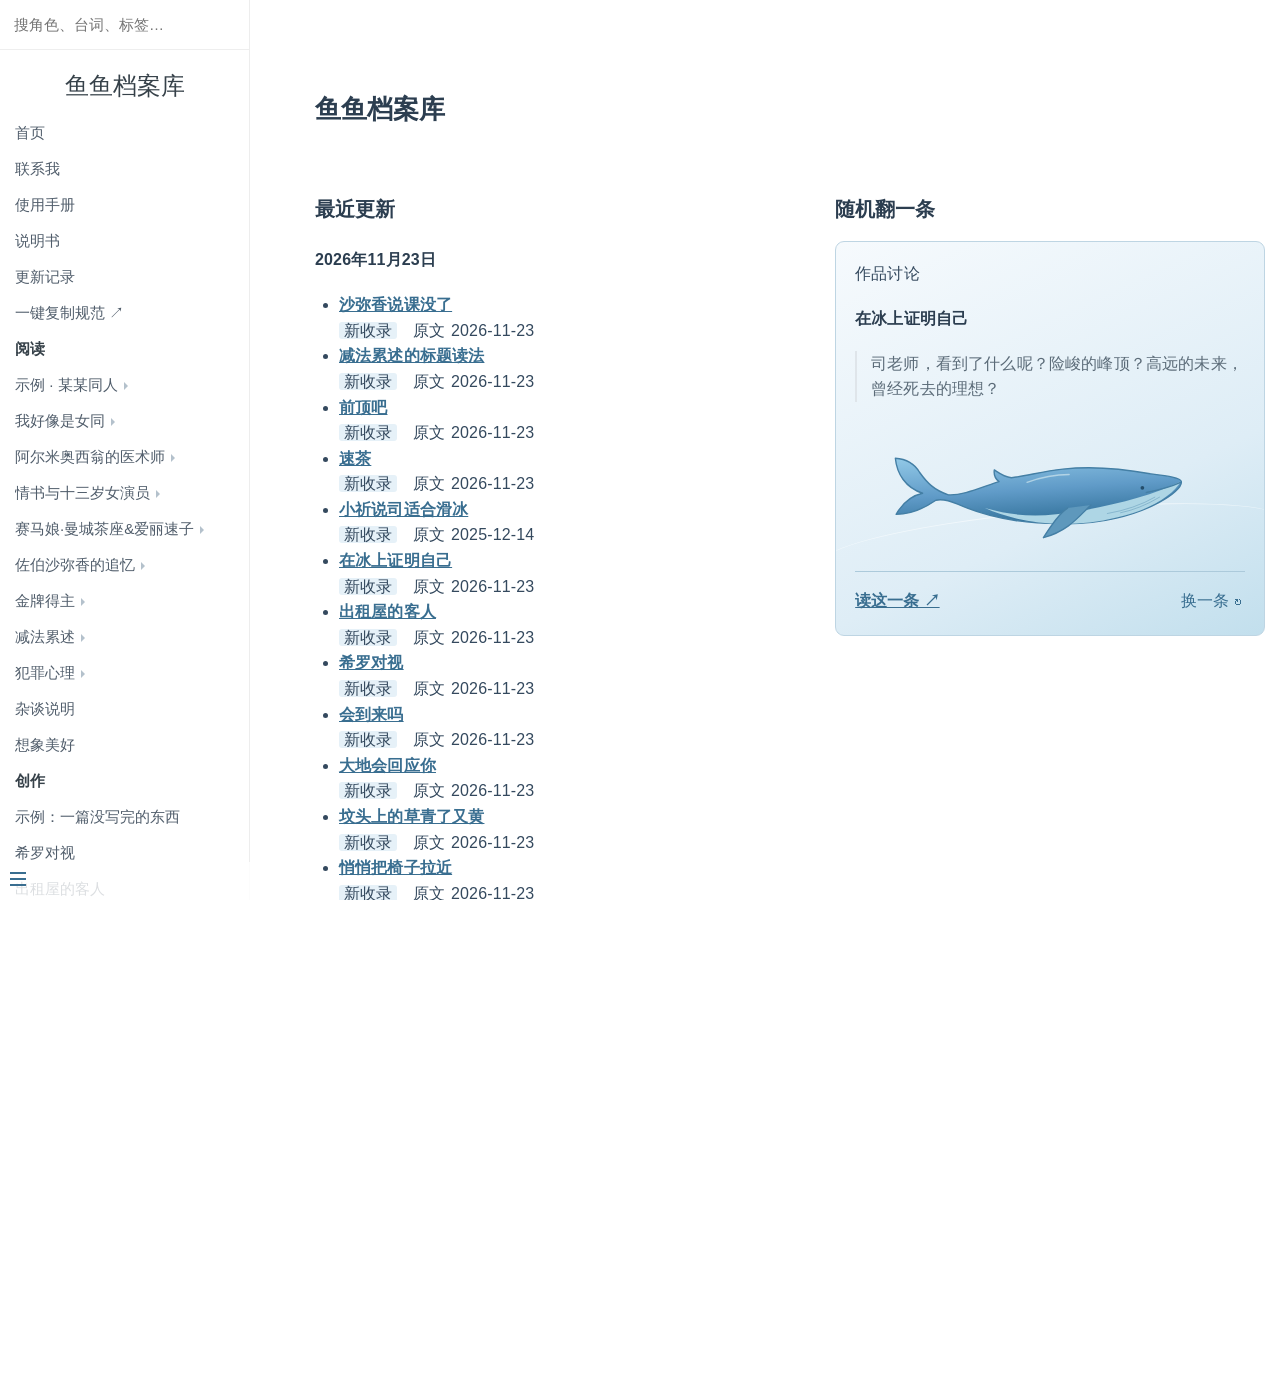
<file: index.html>
<!DOCTYPE html>
<html lang="zh-CN">
<head>
  <meta charset="UTF-8">
  <title>鱼鱼档案库</title>
  <meta name="viewport" content="width=device-width, initial-scale=1.0, viewport-fit=cover">
  <meta name="robots" content="noindex">
  <meta name="referrer" content="no-referrer">
  <link rel="stylesheet" href="assets/vue.css">
  <style>
    :root { --theme-color: #8aa4b8; }

    html, body {
      overflow-x: hidden;
      max-width: 100%;
    }

    body {
      font-family: -apple-system, BlinkMacSystemFont, "PingFang SC", "Hiragino Sans GB",
                   "Microsoft YaHei", "Noto Sans SC", sans-serif;
      -webkit-font-smoothing: antialiased;
    }

    .markdown-section {
      max-width: 780px;
      width: 100%;
      box-sizing: border-box;
      line-height: 1.9;
      font-size: 16px;
      padding-top: 24px;
    }
    .markdown-section h1 { font-size: 1.65em; margin-top: 0; }
    .markdown-section h2 { font-size: 1.25em; margin-top: 2em; }
    .markdown-section p,
    .markdown-section li { letter-spacing: 0.01em; }
    .markdown-section blockquote {
      color: #5b6b78;
      border-left: 2px solid #dfe5ea;
      background: none;
      padding: 0 0 0 14px;
      margin: 1em 0;
      border-radius: 0;
      box-sizing: border-box;
    }
    .markdown-section blockquote p { font-weight: inherit; }
    .markdown-section pre {
      overflow-x: auto;
      -webkit-overflow-scrolling: touch;
    }
    .markdown-section pre > code {
      white-space: pre;
    }
    .markdown-section img {
      max-width: 100%;
      height: auto;
    }
    /* 视频封面：点击跳原站，所以做得像张卡片 */
    .markdown-section p > a > img {
      max-width: min(440px, 100%);
      border-radius: 6px;
      box-shadow: 0 1px 8px rgba(0, 0, 0, 0.10);
      margin: 2px 0;
    }
    .markdown-section code {
      background: #f2f4f6;
      padding: 2px 5px;
      border-radius: 3px;
      font-size: 0.9em;
    }

    .sidebar { width: 250px; }
    .sidebar ul li a { font-size: 15px; }
    .search input { font-size: 15px; }

    /* 作品下面的条目默认收起，点到这部作品（或它的条目）时才展开。
       链接还留在页面里，展开时才有东西可点。 */
    .sidebar-nav li > ul { display: none; }
    .sidebar-nav li:has(> p.active) > ul,
    .sidebar-nav li:has(li.active) > ul { display: block; }

    .sidebar-nav li:has(> ul) > p > a::after {
      content: '';
      display: inline-block;
      width: 0;
      height: 0;
      margin-left: 6px;
      border: 4px solid transparent;
      border-left-color: #b4c1cc;
      vertical-align: middle;
      transition: transform 0.15s ease;
    }
    .sidebar-nav li:has(> p.active) > p > a::after,
    .sidebar-nav li:has(li.active) > p > a::after {
      transform: rotate(90deg);
    }

    @supports not selector(:has(*)) {
      .sidebar-nav li > ul { display: block; }
    }

  </style>
  <link rel="stylesheet" href="assets/home.css">
  <link rel="stylesheet" href="assets/mobile.css">
</head>
<body>
  <div id="app">载入中…</div>

  <script>
    window.$docsify = {
      name: '鱼鱼档案库',
      loadSidebar: true,
      auto2top: true,
      search: {
        placeholder: '搜角色、台词、标签…',
        noData: '没找到，换个词试试。',
        depth: 3,
        maxAge: 0
      }
    }
  </script>

  <!-- 本地预览和发布时由 更新搜索索引.ps1 生成。 -->
  <script src="assets/search-pages.js"></script>

  <script>
    // GitHub Pages 给每个文件都设了 10 分钟缓存，改完内容刷新会看到旧版。
    // 这里给每次请求的 .md 加一个时间戳，强制取最新的。
    (function () {
      var open = XMLHttpRequest.prototype.open;
      var stamp = Date.now();
      XMLHttpRequest.prototype.open = function (method, url) {
        var args = Array.prototype.slice.call(arguments);
        if (String(method).toUpperCase() === 'GET' && /\.md(\?|$)/.test(String(url))) {
          args[1] = url + (String(url).indexOf('?') > -1 ? '&' : '?') + '_=' + stamp;
        }
        return open.apply(this, args);
      };
    })();
  </script>

<template id="archive-home">
  <div id="whale-archive">
    <h1>鱼鱼档案库</h1>
    <div class="columns">
      <section><h2>最近更新</h2><div class="rows" id="archive-rows"></div></section>
      <section><h2>随机翻一条</h2>
        <div class="sea">
          <div class="pick" aria-live="polite"><p class="category"></p><p><strong></strong></p><blockquote><p></p></blockquote></div>
          <div class="water" aria-hidden="true">
          <svg viewBox="0 0 400 155" class="whale" xmlns="http://www.w3.org/2000/svg">
            <defs><linearGradient id="archive-hide" x1="0%" y1="0%" x2="30%" y2="100%"><stop stop-color="#92c9e7"/><stop offset=".57" stop-color="#609bc8"/><stop offset="1" stop-color="#36759e"/></linearGradient></defs>
            <g stroke="#447fa5" stroke-width="1.8" stroke-linecap="round" stroke-linejoin="round">
              <path fill="url(#archive-hide)" d="M80 76 C62 70 53 61 43 47 C36 35 26 30 12 29 C14 49 25 67 47 74 C33 77 21 87 13 101 C34 101 51 92 64 83 C72 81 80 83 92 88 C126 103 170 113 222 113 C276 115 322 101 350 86 C367 77 380 66 379 59 C378 54 362 52 339 49 C301 42 263 39 227 43 C200 46 180 52 161 54 C151 53 145 48 139 44 C138 51 141 56 145 59 C118 68 98 77 80 76 Z"/>
              <path d="M127 93 C173 106 205 104 247 97 C299 88 344 76 378 59 C369 76 339 96 296 105 C231 121 169 112 127 93Z" fill="#aed6e5" stroke="none"/>
              <path d="M378 60 C363 67 349 70 334 73" fill="none"/>
              <path d="M345 79 Q319 94 284 100 M351 79 Q326 94 301 99" fill="none" opacity=".48" stroke-width="1"/>
              <path class="flipper" d="M263 89 C249 102 235 122 202 131 C212 115 222 100 233 93" fill="#5e98bc"/>
              <circle cx="329" cy="67" r="2.4" fill="#244d6b" stroke="none"/>
              <path d="M181 60 Q209 50 235 50" fill="none" stroke="#d2e8ef" opacity=".68"/>
            </g>
          </svg>
        </div>
          <div class="card-actions"><a class="readpick">读这一条 ↗</a><button type="button" class="another">换一条 ↻</button></div>
        </div>
      </section>
    </div>
  </div>
</template>
  <script src="assets/home-entries.js"></script>
  <script src="assets/home.js?v=0.8"></script>
  <template id="mobile-controls">
    <nav class="reader-bar" aria-label="手机阅读工具">
      <button type="button" data-panel="catalog" aria-controls="reader-dialog" aria-haspopup="dialog">目录</button>
      <button type="button" data-panel="search" aria-controls="reader-dialog" aria-haspopup="dialog">搜索档案</button>
    </nav>
    <dialog id="reader-dialog" aria-labelledby="reader-heading">
      <header><strong id="reader-heading">目录</strong><button type="button" class="reader-close">关闭</button></header>
    </dialog>
  </template>
  <script src="assets/mobile.js"></script>
  <script src="assets/docsify.min.js"></script>
  <script src="assets/search.min.js"></script>
</body>
</html>
</file>
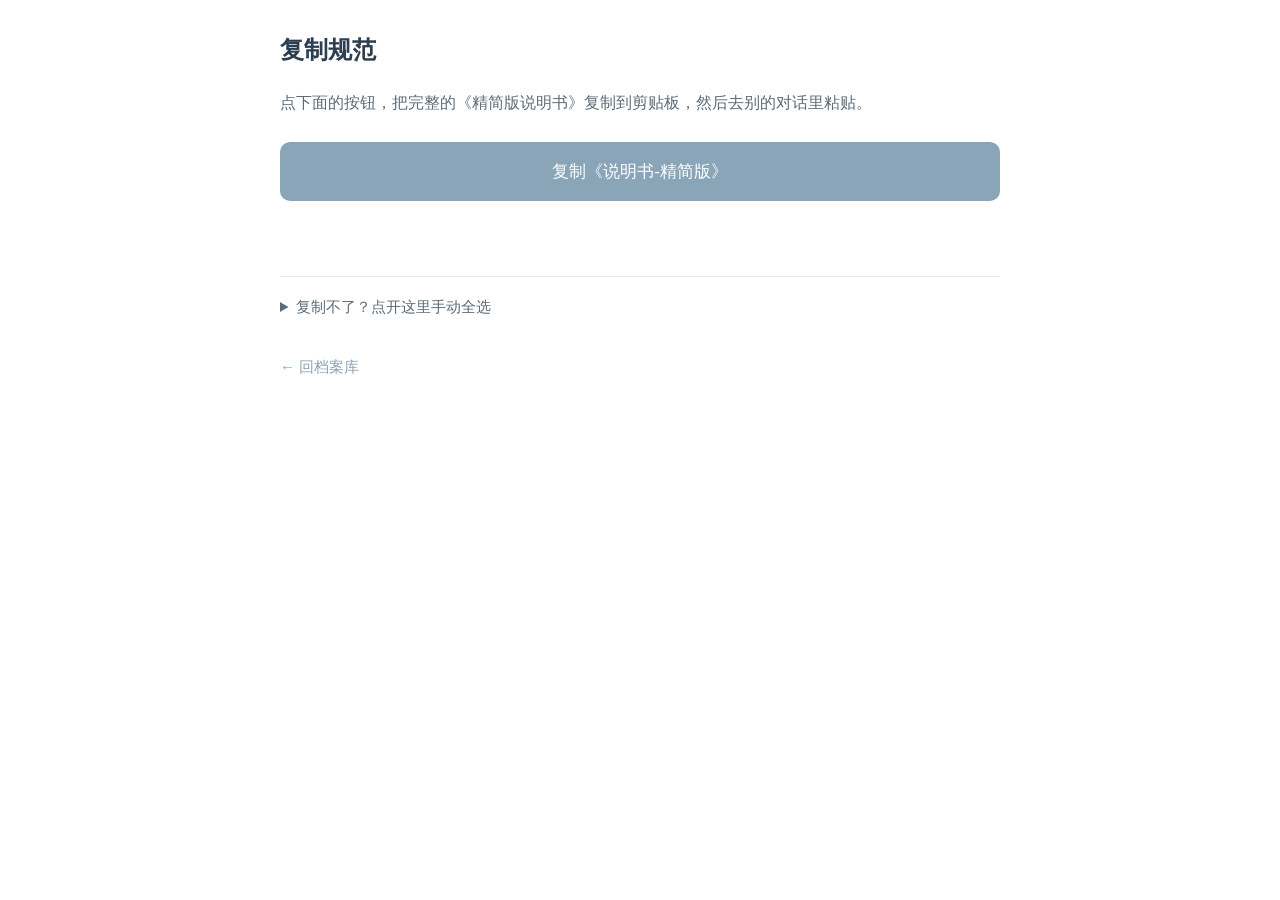
<file: 复制.html>
<!DOCTYPE html>
<html lang="zh-CN">
<head>
  <meta charset="UTF-8">
  <meta name="viewport" content="width=device-width, initial-scale=1">
  <title>复制规范 · 鱼鱼档案库</title>
  <meta name="robots" content="noindex">
  <style>
    body {
      font-family: -apple-system, BlinkMacSystemFont, "PingFang SC", "Microsoft YaHei", "Noto Sans SC", sans-serif;
      max-width: 720px;
      margin: 0 auto;
      padding: 28px 20px 80px;
      line-height: 1.85;
      color: #2c3e50;
      -webkit-font-smoothing: antialiased;
    }
    h1 { font-size: 1.5rem; margin: 0 0 8px; }
    p { color: #5b6b78; }
    button {
      font: inherit;
      font-size: 17px;
      padding: 14px 22px;
      border: none;
      border-radius: 10px;
      background: #8aa4b8;
      color: #fff;
      cursor: pointer;
      width: 100%;
      margin: 8px 0;
    }
    button:active { background: #7691a6; }
    #msg { min-height: 1.6em; color: #4a8f6a; font-size: 15px; }
    details { margin-top: 28px; border-top: 1px solid #e6eaee; padding-top: 16px; }
    summary { cursor: pointer; color: #5b6b78; font-size: 15px; }
    textarea {
      width: 100%;
      box-sizing: border-box;
      height: 320px;
      margin-top: 12px;
      padding: 12px;
      font: 12px/1.6 ui-monospace, Consolas, "Courier New", monospace;
      border: 1px solid #dfe4e8;
      border-radius: 8px;
      background: #fafbfc;
      color: #3c4a56;
    }
    .back { display: inline-block; margin-top: 32px; color: #8aa4b8; text-decoration: none; font-size: 15px; }
  </style>
</head>
<body>
  <h1>复制规范</h1>
  <p>点下面的按钮，把完整的《精简版说明书》复制到剪贴板，然后去别的对话里粘贴。</p>

  <button id="btn">复制《说明书-精简版》</button>
  <p id="msg"></p>

  <details id="fallback">
    <summary>复制不了？点开这里手动全选</summary>
    <textarea id="raw" readonly placeholder="载入中…"></textarea>
  </details>

  <a class="back" href="index.html">← 回档案库</a>

  <script>
    var btn = document.getElementById('btn');
    var msg = document.getElementById('msg');
    var raw = document.getElementById('raw');
    var box = document.getElementById('fallback');

    fetch('说明书-精简版.md', { cache: 'no-store' })
      .then(function (r) { return r.text(); })
      .then(function (t) { raw.value = t; })
      .catch(function () { msg.textContent = '规范文件没载入，检查一下网络。'; });

    btn.addEventListener('click', function () {
      if (!raw.value) { msg.textContent = '还没载入完，再点一次。'; return; }

      function fallback() {
        box.open = true;
        raw.focus();
        raw.select();
        msg.textContent = '浏览器不让自动复制，已经替你选中了，按 Ctrl+C（手机上长按复制）。';
      }

      if (navigator.clipboard && window.isSecureContext) {
        navigator.clipboard.writeText(raw.value).then(function () {
          msg.textContent = '已复制。去别的对话里粘贴吧。';
        }).catch(fallback);
      } else {
        fallback();
      }
    });
  </script>
</body>
</html>
</file>
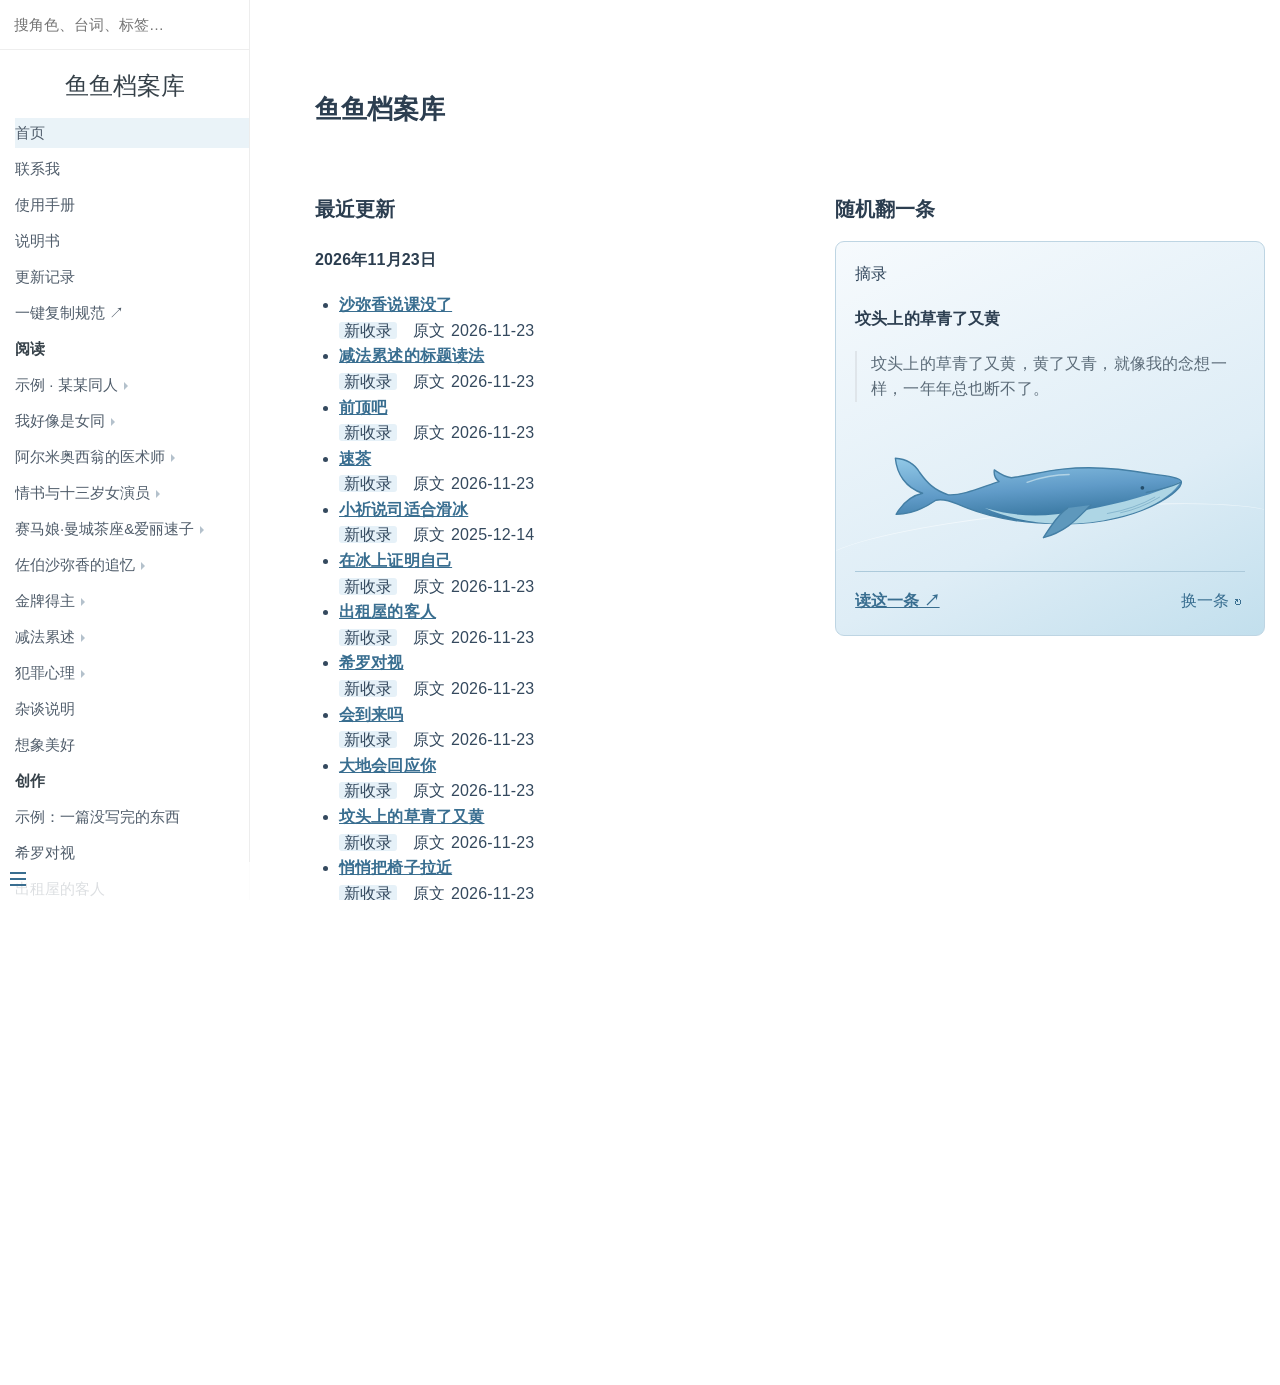
<file: _预览/桌面首页.html>
<!doctype html>
<html lang="zh-CN"><head><meta charset="utf-8"><title>鱼鱼档案库 · 桌面首页试读</title></head>
<body>
<p>双击仓库根目录的「桌面试读.bat」，即可同时打开首页和文章。</p>
<script>if (location.protocol !== 'file:') location.replace('../' + (location.hash || '#/README'));</script>
</body></html>
</file>
<file: assets/vue.css>
@import url("https://fonts.googleapis.com/css?family=Roboto+Mono|Source+Sans+Pro:300,400,600");
* {
  -webkit-font-smoothing: antialiased;
  -webkit-overflow-scrolling: touch;
  -webkit-tap-highlight-color: rgba(0,0,0,0);
  -webkit-text-size-adjust: none;
  -webkit-touch-callout: none;
  box-sizing: border-box;
}
body:not(.ready) {
  overflow: hidden;
}
body:not(.ready) [data-cloak],
body:not(.ready) .app-nav,
body:not(.ready) > nav {
  display: none;
}
div#app {
  font-size: 30px;
  font-weight: lighter;
  margin: 40vh auto;
  text-align: center;
}
div#app:empty::before {
  content: 'Loading...';
}
img.emoji {
  height: 1.2em;
  vertical-align: middle;
}
span.emoji {
  font-family: "Apple Color Emoji", "Segoe UI Emoji", "Segoe UI Symbol", "Noto Color Emoji";
  font-size: 1.2em;
  vertical-align: middle;
}
.progress {
  background-color: #42b983;
  background-color: var(--theme-color, #42b983);
  height: 2px;
  left: 0px;
  position: fixed;
  right: 0px;
  top: 0px;
  transition: width 0.2s, opacity 0.4s;
  width: 0%;
  z-index: 999999;
}
.search a:hover {
  color: #42b983;
  color: var(--theme-color, #42b983);
}
.search .search-keyword {
  color: #42b983;
  color: var(--theme-color, #42b983);
  font-style: normal;
  font-weight: bold;
}
html,
body {
  height: 100%;
}
body {
  -moz-osx-font-smoothing: grayscale;
  -webkit-font-smoothing: antialiased;
  color: #34495e;
  font-family: 'Source Sans Pro', 'Helvetica Neue', Arial, sans-serif;
  font-size: 15px;
  letter-spacing: 0;
  margin: 0;
  overflow-x: hidden;
}
img {
  max-width: 100%;
}
a[disabled] {
  cursor: not-allowed;
  opacity: 0.6;
}
kbd {
  border: solid 1px #ccc;
  border-radius: 3px;
  display: inline-block;
  font-size: 12px !important;
  line-height: 12px;
  margin-bottom: 3px;
  padding: 3px 5px;
  vertical-align: middle;
}
li input[type='checkbox'] {
  margin: 0 0.2em 0.25em 0;
  vertical-align: middle;
}
.app-nav {
  margin: 25px 60px 0 0;
  position: absolute;
  right: 0;
  text-align: right;
  z-index: 10;
/* navbar dropdown */
}
.app-nav.no-badge {
  margin-right: 25px;
}
.app-nav p {
  margin: 0;
}
.app-nav > a {
  margin: 0 1rem;
  padding: 5px 0;
}
.app-nav ul,
.app-nav li {
  display: inline-block;
  list-style: none;
  margin: 0;
}
.app-nav a {
  color: inherit;
  font-size: 16px;
  text-decoration: none;
  transition: color 0.3s;
}
.app-nav a:hover {
  color: #42b983;
  color: var(--theme-color, #42b983);
}
.app-nav a.active {
  border-bottom: 2px solid #42b983;
  border-bottom: 2px solid var(--theme-color, #42b983);
  color: #42b983;
  color: var(--theme-color, #42b983);
}
.app-nav li {
  display: inline-block;
  margin: 0 1rem;
  padding: 5px 0;
  position: relative;
  cursor: pointer;
}
.app-nav li ul {
  background-color: #fff;
  border: 1px solid #ddd;
  border-bottom-color: #ccc;
  border-radius: 4px;
  box-sizing: border-box;
  display: none;
  max-height: calc(100vh - 61px);
  overflow-y: auto;
  padding: 10px 0;
  position: absolute;
  right: -15px;
  text-align: left;
  top: 100%;
  white-space: nowrap;
}
.app-nav li ul li {
  display: block;
  font-size: 14px;
  line-height: 1rem;
  margin: 0;
  margin: 8px 14px;
  white-space: nowrap;
}
.app-nav li ul a {
  display: block;
  font-size: inherit;
  margin: 0;
  padding: 0;
}
.app-nav li ul a.active {
  border-bottom: 0;
}
.app-nav li:hover ul {
  display: block;
}
.github-corner {
  border-bottom: 0;
  position: fixed;
  right: 0;
  text-decoration: none;
  top: 0;
  z-index: 1;
}
.github-corner:hover .octo-arm {
  animation: octocat-wave 560ms ease-in-out;
}
.github-corner svg {
  color: #fff;
  fill: #42b983;
  fill: var(--theme-color, #42b983);
  height: 80px;
  width: 80px;
}
main {
  display: block;
  position: relative;
  width: 100vw;
  height: 100%;
  z-index: 0;
}
main.hidden {
  display: none;
}
.anchor {
  display: inline-block;
  text-decoration: none;
  transition: all 0.3s;
}
.anchor span {
  color: #34495e;
}
.anchor:hover {
  text-decoration: underline;
}
.sidebar {
  border-right: 1px solid rgba(0,0,0,0.07);
  overflow-y: auto;
  padding: 40px 0 0;
  position: absolute;
  top: 0;
  bottom: 0;
  left: 0;
  transition: transform 250ms ease-out;
  width: 300px;
  z-index: 20;
}
.sidebar > h1 {
  margin: 0 auto 1rem;
  font-size: 1.5rem;
  font-weight: 300;
  text-align: center;
}
.sidebar > h1 a {
  color: inherit;
  text-decoration: none;
}
.sidebar > h1 .app-nav {
  display: block;
  position: static;
}
.sidebar .sidebar-nav {
  line-height: 2em;
  padding-bottom: 40px;
}
.sidebar li.collapse .app-sub-sidebar {
  display: none;
}
.sidebar ul {
  margin: 0 0 0 15px;
  padding: 0;
}
.sidebar li > p {
  font-weight: 700;
  margin: 0;
}
.sidebar ul,
.sidebar ul li {
  list-style: none;
}
.sidebar ul li a {
  border-bottom: none;
  display: block;
}
.sidebar ul li ul {
  padding-left: 20px;
}
.sidebar::-webkit-scrollbar {
  width: 4px;
}
.sidebar::-webkit-scrollbar-thumb {
  background: transparent;
  border-radius: 4px;
}
.sidebar:hover::-webkit-scrollbar-thumb {
  background: rgba(136,136,136,0.4);
}
.sidebar:hover::-webkit-scrollbar-track {
  background: rgba(136,136,136,0.1);
}
.sidebar-toggle {
  background-color: transparent;
  background-color: rgba(255,255,255,0.8);
  border: 0;
  outline: none;
  padding: 10px;
  position: absolute;
  bottom: 0;
  left: 0;
  text-align: center;
  transition: opacity 0.3s;
  width: 284px;
  z-index: 30;
  cursor: pointer;
}
.sidebar-toggle:hover .sidebar-toggle-button {
  opacity: 0.4;
}
.sidebar-toggle span {
  background-color: #42b983;
  background-color: var(--theme-color, #42b983);
  display: block;
  margin-bottom: 4px;
  width: 16px;
  height: 2px;
}
body.sticky .sidebar,
body.sticky .sidebar-toggle {
  position: fixed;
}
.content {
  padding-top: 60px;
  position: absolute;
  top: 0;
  right: 0;
  bottom: 0;
  left: 300px;
  transition: left 250ms ease;
}
.markdown-section {
  margin: 0 auto;
  max-width: 80%;
  padding: 30px 15px 40px 15px;
  position: relative;
}
.markdown-section > * {
  box-sizing: border-box;
  font-size: inherit;
}
.markdown-section > :first-child {
  margin-top: 0 !important;
}
.markdown-section hr {
  border: none;
  border-bottom: 1px solid #eee;
  margin: 2em 0;
}
.markdown-section iframe {
  border: 1px solid #eee;
/* fix horizontal overflow on iOS Safari */
  width: 1px;
  min-width: 100%;
}
.markdown-section table {
  border-collapse: collapse;
  border-spacing: 0;
  display: block;
  margin-bottom: 1rem;
  overflow: auto;
  width: 100%;
}
.markdown-section th {
  border: 1px solid #ddd;
  font-weight: bold;
  padding: 6px 13px;
}
.markdown-section td {
  border: 1px solid #ddd;
  padding: 6px 13px;
}
.markdown-section tr {
  border-top: 1px solid #ccc;
}
.markdown-section tr:nth-child(2n) {
  background-color: #f8f8f8;
}
.markdown-section p.tip {
  background-color: #f8f8f8;
  border-bottom-right-radius: 2px;
  border-left: 4px solid #f66;
  border-top-right-radius: 2px;
  margin: 2em 0;
  padding: 12px 24px 12px 30px;
  position: relative;
}
.markdown-section p.tip:before {
  background-color: #f66;
  border-radius: 100%;
  color: #fff;
  content: '!';
  font-family: 'Dosis', 'Source Sans Pro', 'Helvetica Neue', Arial, sans-serif;
  font-size: 14px;
  font-weight: bold;
  left: -12px;
  line-height: 20px;
  position: absolute;
  height: 20px;
  width: 20px;
  text-align: center;
  top: 14px;
}
.markdown-section p.tip code {
  background-color: #efefef;
}
.markdown-section p.tip em {
  color: #34495e;
}
.markdown-section p.warn {
  background: rgba(66,185,131,0.1);
  border-radius: 2px;
  padding: 1rem;
}
.markdown-section ul.task-list > li {
  list-style-type: none;
}
body.close .sidebar {
  transform: translateX(-300px);
}
body.close .sidebar-toggle {
  width: auto;
}
body.close .content {
  left: 0;
}
@media print {
  .github-corner,
  .sidebar-toggle,
  .sidebar,
  .app-nav {
    display: none;
  }
}
@media screen and (max-width: 768px) {
  .github-corner,
  .sidebar-toggle,
  .sidebar {
    position: fixed;
  }
  .app-nav {
    margin-top: 16px;
  }
  .app-nav li ul {
    top: 30px;
  }
  main {
    height: auto;
    min-height: 100vh;
    overflow-x: hidden;
  }
  .sidebar {
    left: -300px;
    transition: transform 250ms ease-out;
  }
  .content {
    left: 0;
    max-width: 100vw;
    position: static;
    padding-top: 20px;
    transition: transform 250ms ease;
  }
  .app-nav,
  .github-corner {
    transition: transform 250ms ease-out;
  }
  .sidebar-toggle {
    background-color: transparent;
    width: auto;
    padding: 30px 30px 10px 10px;
  }
  body.close .sidebar {
    transform: translateX(300px);
  }
  body.close .sidebar-toggle {
    background-color: rgba(255,255,255,0.8);
    transition: 1s background-color;
    width: 284px;
    padding: 10px;
  }
  body.close .content {
    transform: translateX(300px);
  }
  body.close .app-nav,
  body.close .github-corner {
    display: none;
  }
  .github-corner:hover .octo-arm {
    animation: none;
  }
  .github-corner .octo-arm {
    animation: octocat-wave 560ms ease-in-out;
  }
}
@keyframes octocat-wave {
  0%, 100% {
    transform: rotate(0);
  }
  20%, 60% {
    transform: rotate(-25deg);
  }
  40%, 80% {
    transform: rotate(10deg);
  }
}
section.cover {
  position: relative;
  align-items: center;
  background-position: center center;
  background-repeat: no-repeat;
  background-size: cover;
  min-height: 100vh;
  width: 100%;
  display: none;
}
section.cover.show {
  display: flex;
}
section.cover.has-mask .mask {
  background-color: #fff;
  opacity: 0.8;
  position: absolute;
  top: 0;
  bottom: 0;
  width: 100%;
}
section.cover .cover-main {
  flex: 1;
  margin: 0 16px;
  text-align: center;
  position: relative;
}
section.cover a {
  color: inherit;
  text-decoration: none;
}
section.cover a:hover {
  text-decoration: none;
}
section.cover p {
  line-height: 1.5rem;
  margin: 1em 0;
}
section.cover h1 {
  color: inherit;
  font-size: 2.5rem;
  font-weight: 300;
  margin: 0.625rem 0 2.5rem;
  position: relative;
  text-align: center;
}
section.cover h1 a {
  display: block;
}
section.cover h1 small {
  bottom: -0.4375rem;
  font-size: 1rem;
  position: absolute;
}
section.cover blockquote {
  font-size: 1.5rem;
  text-align: center;
}
section.cover ul {
  line-height: 1.8;
  list-style-type: none;
  margin: 1em auto;
  max-width: 500px;
  padding: 0;
}
section.cover .cover-main > p:last-child a {
  border-color: #42b983;
  border-color: var(--theme-color, #42b983);
  border-radius: 2rem;
  border-style: solid;
  border-width: 1px;
  box-sizing: border-box;
  color: #42b983;
  color: var(--theme-color, #42b983);
  display: inline-block;
  font-size: 1.05rem;
  letter-spacing: 0.1rem;
  margin: 0.5rem 1rem;
  padding: 0.75em 2rem;
  text-decoration: none;
  transition: all 0.15s ease;
}
section.cover .cover-main > p:last-child a:last-child {
  background-color: #42b983;
  background-color: var(--theme-color, #42b983);
  color: #fff;
}
section.cover .cover-main > p:last-child a:last-child:hover {
  color: inherit;
  opacity: 0.8;
}
section.cover .cover-main > p:last-child a:hover {
  color: inherit;
}
section.cover blockquote > p > a {
  border-bottom: 2px solid #42b983;
  border-bottom: 2px solid var(--theme-color, #42b983);
  transition: color 0.3s;
}
section.cover blockquote > p > a:hover {
  color: #42b983;
  color: var(--theme-color, #42b983);
}
body {
  background-color: #fff;
}
/* sidebar */
.sidebar {
  background-color: #fff;
  color: #364149;
}
.sidebar li {
  margin: 6px 0 6px 0;
}
.sidebar ul li a {
  color: #505d6b;
  font-size: 14px;
  font-weight: normal;
  overflow: hidden;
  text-decoration: none;
  text-overflow: ellipsis;
  white-space: nowrap;
}
.sidebar ul li a:hover {
  text-decoration: underline;
}
.sidebar ul li ul {
  padding: 0;
}
.sidebar ul li.active > a {
  border-right: 2px solid;
  color: #42b983;
  color: var(--theme-color, #42b983);
  font-weight: 600;
}
.app-sub-sidebar li::before {
  content: '-';
  padding-right: 4px;
  float: left;
}
/* markdown content found on pages */
.markdown-section h1,
.markdown-section h2,
.markdown-section h3,
.markdown-section h4,
.markdown-section strong {
  color: #2c3e50;
  font-weight: 600;
}
.markdown-section a {
  color: #42b983;
  color: var(--theme-color, #42b983);
  font-weight: 600;
}
.markdown-section h1 {
  font-size: 2rem;
  margin: 0 0 1rem;
}
.markdown-section h2 {
  font-size: 1.75rem;
  margin: 45px 0 0.8rem;
}
.markdown-section h3 {
  font-size: 1.5rem;
  margin: 40px 0 0.6rem;
}
.markdown-section h4 {
  font-size: 1.25rem;
}
.markdown-section h5 {
  font-size: 1rem;
}
.markdown-section h6 {
  color: #777;
  font-size: 1rem;
}
.markdown-section figure,
.markdown-section p {
  margin: 1.2em 0;
}
.markdown-section p,
.markdown-section ul,
.markdown-section ol {
  line-height: 1.6rem;
  word-spacing: 0.05rem;
}
.markdown-section ul,
.markdown-section ol {
  padding-left: 1.5rem;
}
.markdown-section blockquote {
  border-left: 4px solid #42b983;
  border-left: 4px solid var(--theme-color, #42b983);
  color: #858585;
  margin: 2em 0;
  padding-left: 20px;
}
.markdown-section blockquote p {
  font-weight: 600;
  margin-left: 0;
}
.markdown-section iframe {
  margin: 1em 0;
}
.markdown-section em {
  color: #7f8c8d;
}
.markdown-section code,
.markdown-section pre,
.markdown-section output::after {
  font-family: 'Roboto Mono', Monaco, courier, monospace;
}
.markdown-section code,
.markdown-section pre {
  background-color: #f8f8f8;
}
.markdown-section pre,
.markdown-section output {
  margin: 1.2em 0;
  position: relative;
}
.markdown-section pre > code,
.markdown-section output {
  border-radius: 2px;
  display: block;
}
.markdown-section pre > code,
.markdown-section output::after {
  -moz-osx-font-smoothing: initial;
  -webkit-font-smoothing: initial;
}
.markdown-section code {
  border-radius: 2px;
  color: #e96900;
  margin: 0 2px;
  padding: 3px 5px;
  white-space: pre-wrap;
}
.markdown-section > :not(h1):not(h2):not(h3):not(h4):not(h5):not(h6) code {
  font-size: 0.8rem;
}
.markdown-section pre {
  padding: 0 1.4rem;
  line-height: 1.5rem;
  overflow: auto;
  word-wrap: normal;
}
.markdown-section pre > code {
  color: #525252;
  font-size: 0.8rem;
  padding: 2.2em 5px;
  line-height: inherit;
  margin: 0 2px;
  max-width: inherit;
  overflow: inherit;
  white-space: inherit;
}
.markdown-section output {
  padding: 1.7rem 1.4rem;
  border: 1px dotted #ccc;
}
.markdown-section output > :first-child {
  margin-top: 0;
}
.markdown-section output > :last-child {
  margin-bottom: 0;
}
.markdown-section code::after,
.markdown-section code::before,
.markdown-section output::after,
.markdown-section output::before {
  letter-spacing: 0.05rem;
}
.markdown-section pre::after,
.markdown-section output::after {
  color: #ccc;
  font-size: 0.6rem;
  font-weight: 600;
  height: 15px;
  line-height: 15px;
  padding: 5px 10px 0;
  position: absolute;
  right: 0;
  text-align: right;
  top: 0;
}
.markdown-section pre::after,
.markdown-section output::after {
  content: attr(data-lang);
}
/* code highlight */
.token.comment,
.token.prolog,
.token.doctype,
.token.cdata {
  color: #8e908c;
}
.token.namespace {
  opacity: 0.7;
}
.token.boolean,
.token.number {
  color: #c76b29;
}
.token.punctuation {
  color: #525252;
}
.token.property {
  color: #c08b30;
}
.token.tag {
  color: #2973b7;
}
.token.string {
  color: #42b983;
  color: var(--theme-color, #42b983);
}
.token.selector {
  color: #6679cc;
}
.token.attr-name {
  color: #2973b7;
}
.token.entity,
.token.url,
.language-css .token.string,
.style .token.string {
  color: #22a2c9;
}
.token.attr-value,
.token.control,
.token.directive,
.token.unit {
  color: #42b983;
  color: var(--theme-color, #42b983);
}
.token.keyword,
.token.function {
  color: #e96900;
}
.token.statement,
.token.regex,
.token.atrule {
  color: #22a2c9;
}
.token.placeholder,
.token.variable {
  color: #3d8fd1;
}
.token.deleted {
  text-decoration: line-through;
}
.token.inserted {
  border-bottom: 1px dotted #202746;
  text-decoration: none;
}
.token.italic {
  font-style: italic;
}
.token.important,
.token.bold {
  font-weight: bold;
}
.token.important {
  color: #c94922;
}
.token.entity {
  cursor: help;
}
code .token {
  -moz-osx-font-smoothing: initial;
  -webkit-font-smoothing: initial;
  min-height: 1.5rem;
  position: relative;
  left: auto;
}
</file>
<file: assets/home.css>
:root { --theme-color: #396e90; }
.sidebar-nav .active > a { background-color: #eaf3f8; }
.markdown-section.archive-home-page { max-width: 1070px; }
#whale-archive .columns { display: grid; grid-template-columns: minmax(0, 1.12fr) minmax(0, 1fr); gap: clamp(20px, 3vw, 44px); }
#whale-archive .rows ul { margin-top: 0; }
#whale-archive .details { display: block; }
#whale-archive .type { padding: 0 0.3em; border-radius: 3px; background: #e6f1f8; }
#whale-archive .sea { padding: 0 1.2em 1em; overflow: hidden; position: relative; isolation: isolate; border: 1px solid #bed5e3; border-radius: 9px; background: linear-gradient(155deg, #f6fafd 0%, #deedf6 65%, #c2dfed 100%); }
#whale-archive .card-actions { display: flex; align-items: center; flex-wrap: wrap; justify-content: space-between; gap: 12px; border-top: 1px solid #accadb; padding-top: .65em; }
#whale-archive .another { font: inherit; color: var(--theme-color); background: transparent; border: 0; padding: .2em; cursor: pointer; }
#whale-archive .another:hover { text-decoration: underline; }
#whale-archive .water{position:relative;height:clamp(105px,13vw,150px);pointer-events:none}
#whale-archive .water::after{content:"";position:absolute;inset:59% -35px 0;z-index:-1;border-top:1px solid #fff8;border-radius:65% 40% 0 0;transform:rotate(-4deg)}
#whale-archive .whale{position:absolute;width:80%;height:100%;left:8%;bottom:0;overflow:visible;animation:archive-swim var(--lap,16s) ease-in-out infinite}
#whale-archive .flipper{transform-origin:250px 92px;animation:archive-fin 5.6s ease-in-out infinite}
@keyframes archive-swim{0%,100%{transform:translate(-8%,4px) rotate(-2deg)}50%{transform:translate(9%,-6px) rotate(1.5deg)}}
@keyframes archive-fin{0%,100%{transform:rotate(-4deg)}50%{transform:rotate(4deg)}}
@media(prefers-reduced-motion:reduce){#whale-archive .whale,#whale-archive .flipper{animation:none}}

@media (max-width: 768px) { #whale-archive .columns { grid-template-columns: 1fr; } }
</file>
<file: assets/mobile.css>
.reader-bar, .archive-more, .hit-source { display: none; }

@media (max-width: 768px), (pointer: coarse) and (max-width: 1000px) and (max-height: 550px) {
  :root {
    --reader-edge: max(18px, env(safe-area-inset-left));
    --reader-right: max(18px, env(safe-area-inset-right));
    --reader-dock: calc(56px + env(safe-area-inset-bottom));
    scroll-padding-bottom: var(--reader-dock);
  }
  body:has(#reader-dialog[open]) { overflow: hidden; }
  .sidebar-toggle, body.close .sidebar-toggle, main > .sidebar { display: none; }
  body .content, body.close .content {
    position: static; transform: none; padding-top: env(safe-area-inset-top);
    min-width: 0; width: 100%; max-width: 100%;
  }
  .markdown-section {
    padding: 22px var(--reader-right) calc(var(--reader-dock) + 24px) var(--reader-edge);
    font-size: 16px; line-height: 1.85; overflow-wrap: anywhere;
  }
  .markdown-section h1 { font-size: 1.45em; line-height: 1.5; }
  .markdown-section p, .markdown-section ul, .markdown-section ol { line-height: 1.85; }
  .markdown-section blockquote { padding-left: 12px; }
  .markdown-section img { max-width: 100%; height: auto; }
  #whale-archive .columns { grid-template-columns: minmax(0, 1fr); gap: 20px; }
  #whale-archive .columns h2 { margin-top: .6em; }
  #whale-archive .rows ul { list-style: none; padding: 0; }
  #whale-archive .rows li { padding: 5px 0 8px; border-bottom: 1px solid #e3ebf1; }
  #whale-archive .rows .details { color: #526473; font-size: .875em; }
  #whale-archive .rows:not(.expanded) .archive-extra { display: none; }
  .archive-more, .reader-bar button, .reader-close {
    font: inherit; color: #2d5975; cursor: pointer; min-height: 44px;
    background: #edf5f9; border: 1px solid #c4d7e2; border-radius: 7px; padding: 5px 14px;
  }
  .archive-more { display: inline-block; }
  #whale-archive .water { height: 108px; }
  #whale-archive .readpick, #whale-archive .another { display: inline-flex; align-items: center; min-height: 44px; }
  .reader-bar {
    position: fixed; z-index: 25; inset: auto 0 0; display: flex; gap: 9px;
    padding: 5px var(--reader-right) calc(6px + env(safe-area-inset-bottom)) var(--reader-edge);
    background: #fff; border-top: 1px solid #d4e1e9;
  }
  .reader-bar [data-panel="search"] { flex: 1; text-align: left; }
  .reader-bar [data-panel="search"]::before {
    content: ""; display: inline-block; width: .9em; height: .9em; margin-right: .6em;
    background: radial-gradient(circle at 38% 38%, transparent 29%, currentColor 32% 42%, transparent 45%),
      linear-gradient(45deg, transparent 39%, currentColor 42% 56%, transparent 59%) 90% 90% / 42% 42% no-repeat;
  }
  #reader-dialog {
    box-sizing: border-box; position: fixed; inset: var(--reader-top, 0px) 0 auto;
    width: 100%; max-width: 100%; height: var(--reader-height, 100dvh); max-height: none;
    margin: 0; padding: env(safe-area-inset-top) var(--reader-right) env(safe-area-inset-bottom) var(--reader-edge);
    border: 0; background: #fff; color: #2c3e50; overflow: hidden;
  }
  #reader-dialog[open] { display: flex; flex-direction: column; }
  #reader-dialog::backdrop { background: #eff5f9; }
  #reader-dialog header { display: flex; flex: none; align-items: center; justify-content: space-between; padding: 4px 0; border-bottom: 1px solid #d4e1e9; }
  #reader-dialog .sidebar {
    display: block; position: static; left: auto; transform: none; transition: none;
    width: 100%; min-height: 0; flex: 1; padding: 0 0 12px; border: 0; overflow: auto; overscroll-behavior: contain;
  }
  #reader-dialog .app-name, #reader-dialog[data-mode="catalog"] .search,
  #reader-dialog[data-mode="search"] .sidebar-nav { display: none; }
  #reader-dialog .sidebar-nav a { min-height: 44px; white-space: normal; overflow-wrap: anywhere; align-content: center; }
  #reader-dialog .sidebar-nav li { margin: 0; }
  #reader-dialog .sidebar-nav li p { margin: 3px 0; }
  #reader-dialog .input-wrap { position: sticky; top: 0; z-index: 1; background: #fff; border-bottom: 1px solid #c4d7e2; }
  #reader-dialog input { font: inherit; font-size: 16px; min-height: 44px; }
  #reader-dialog .clear-button { min-width: 44px; align-content: center; }
  #reader-dialog .matching-post { overflow-wrap: anywhere; }
  #reader-dialog .search { padding: 5px 0; }
  #reader-dialog .matching-post a { display: block; min-height: 44px; }
  #reader-dialog .hit-source { display: block; color: #526473; font-size: .9em; padding-top: 4px; }
}
</file>
